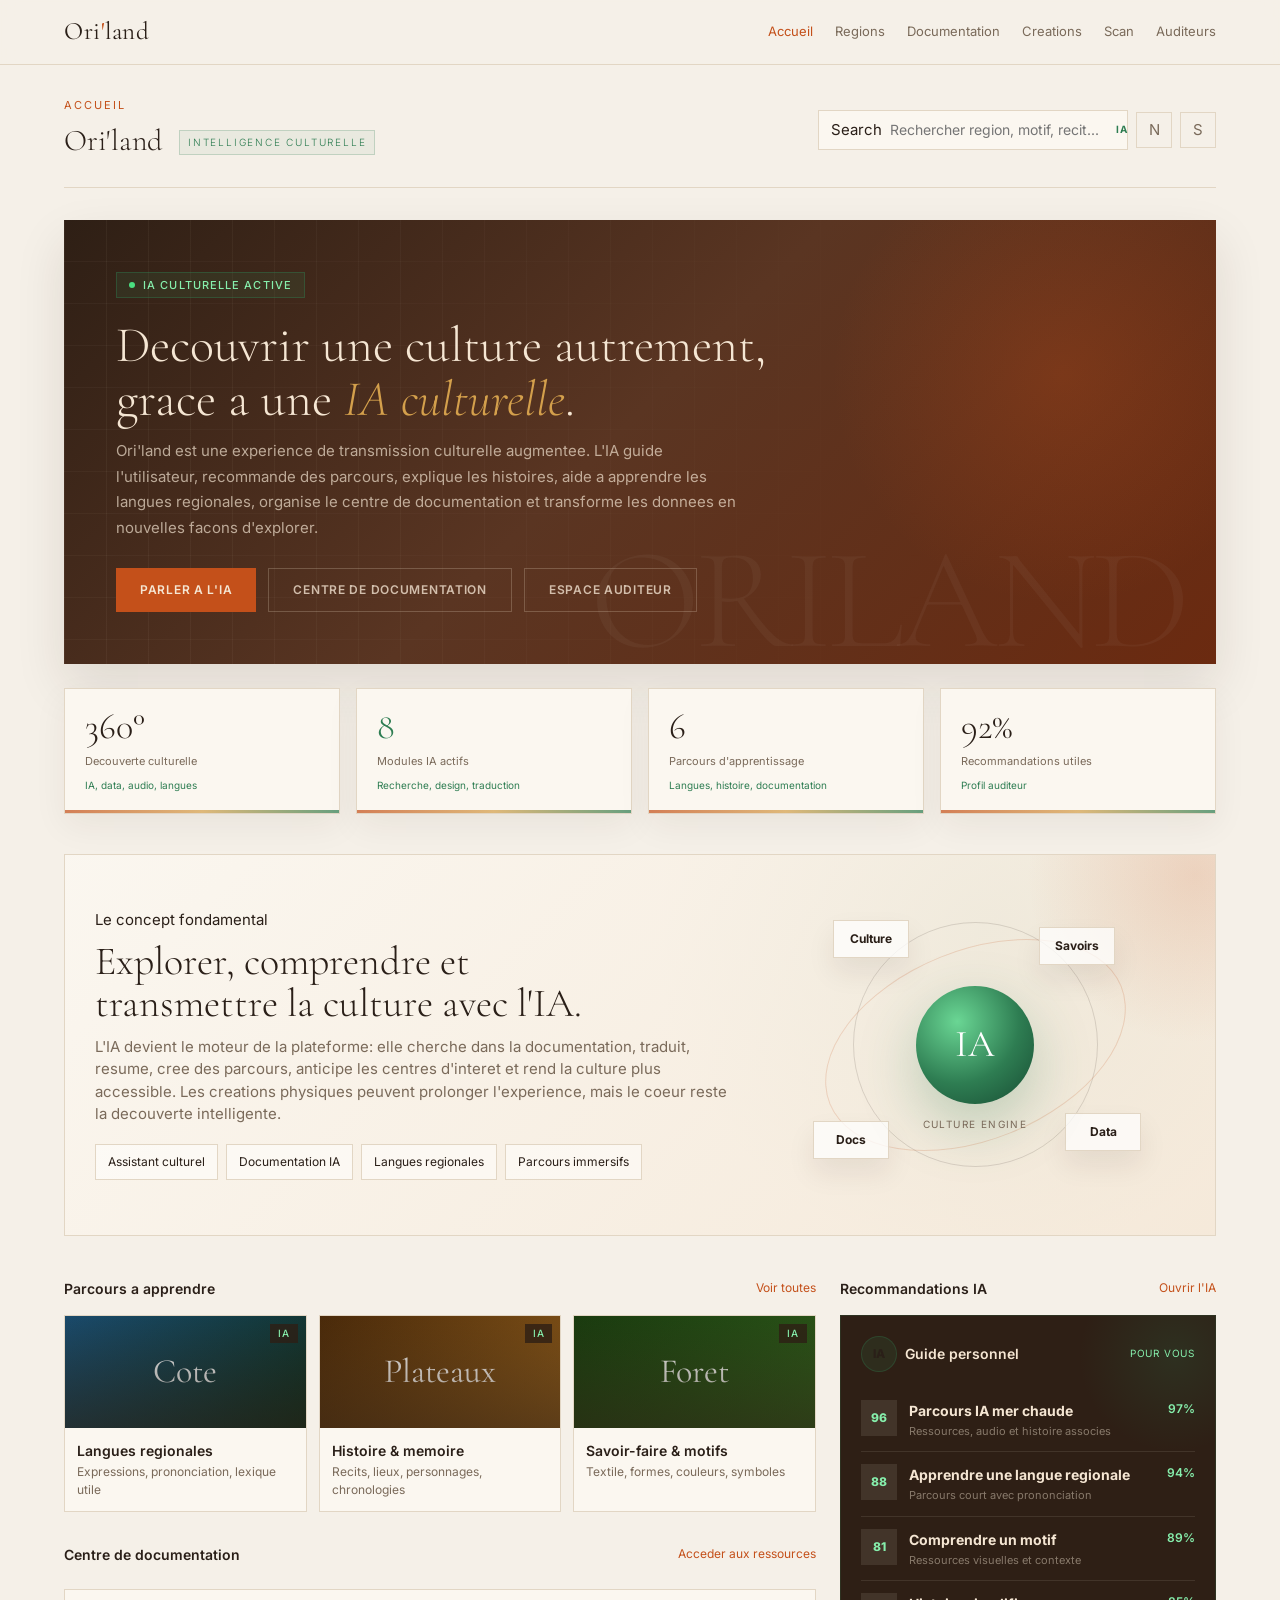
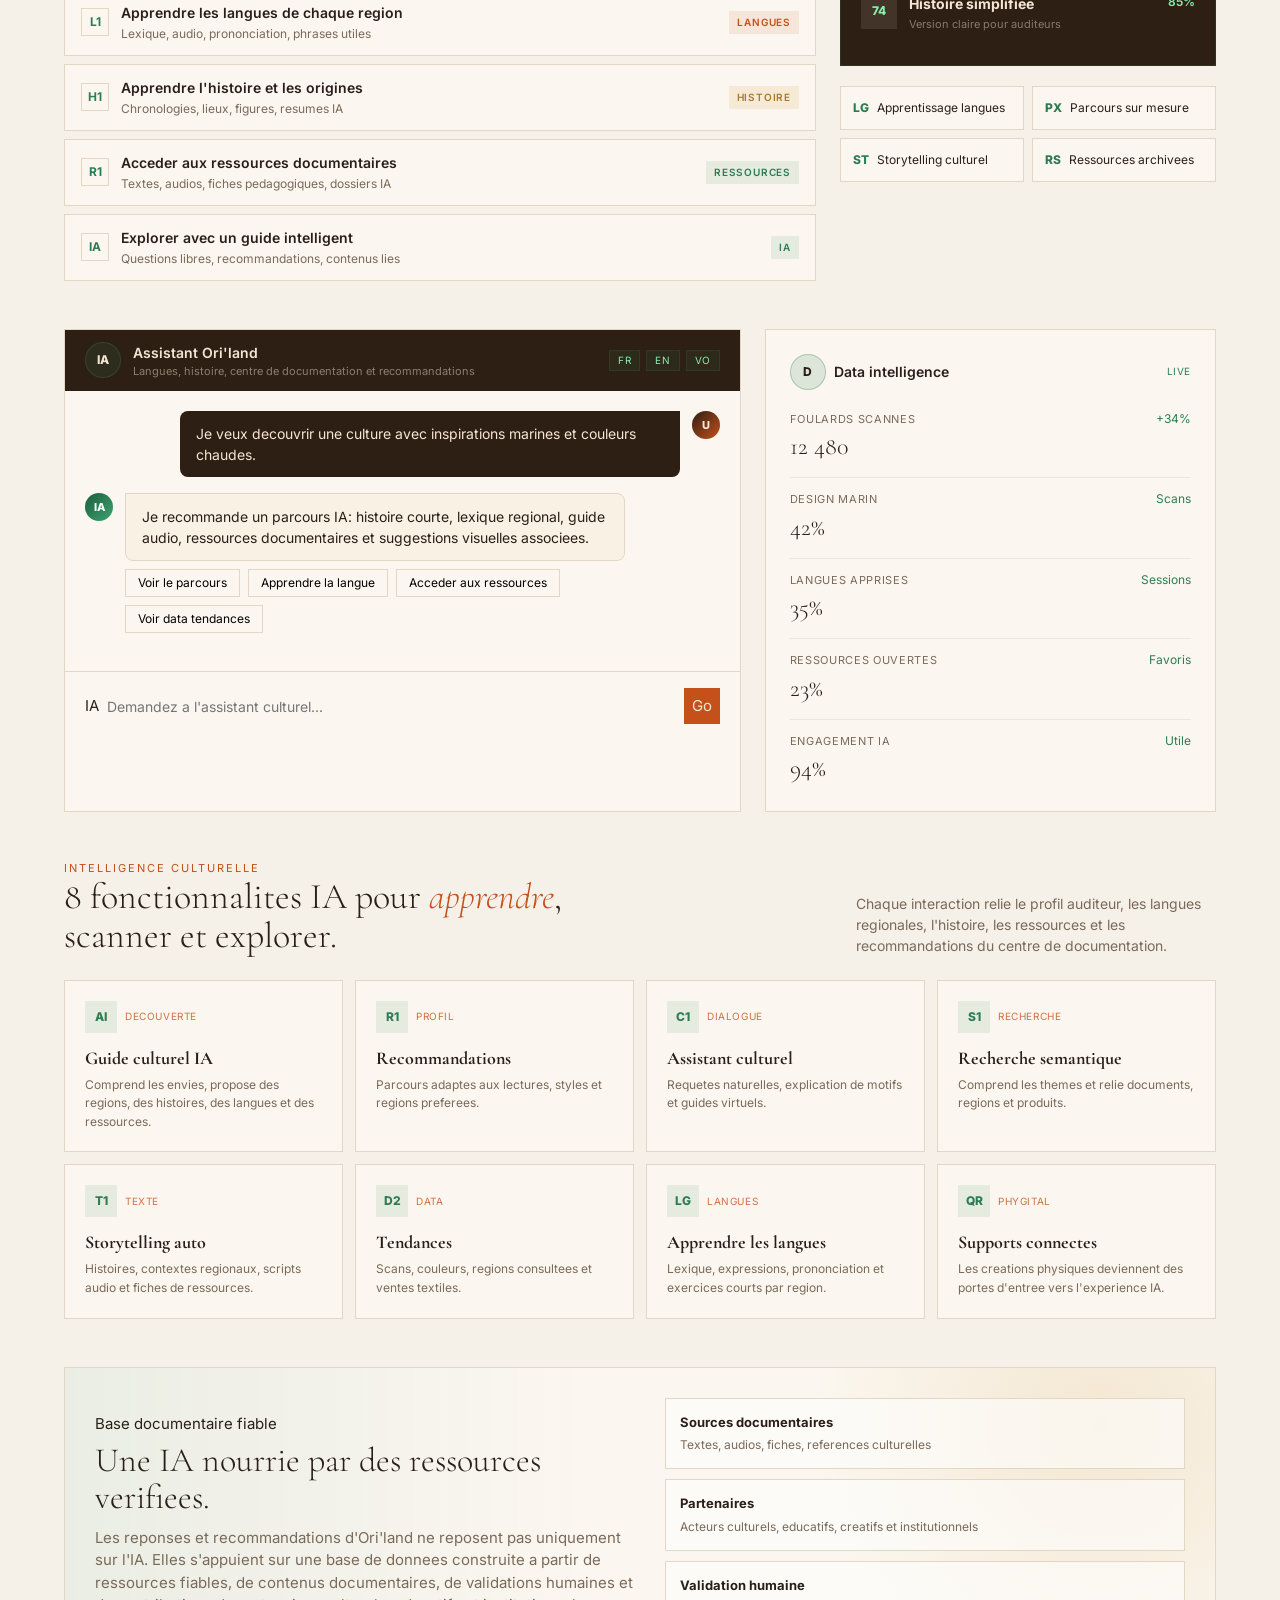
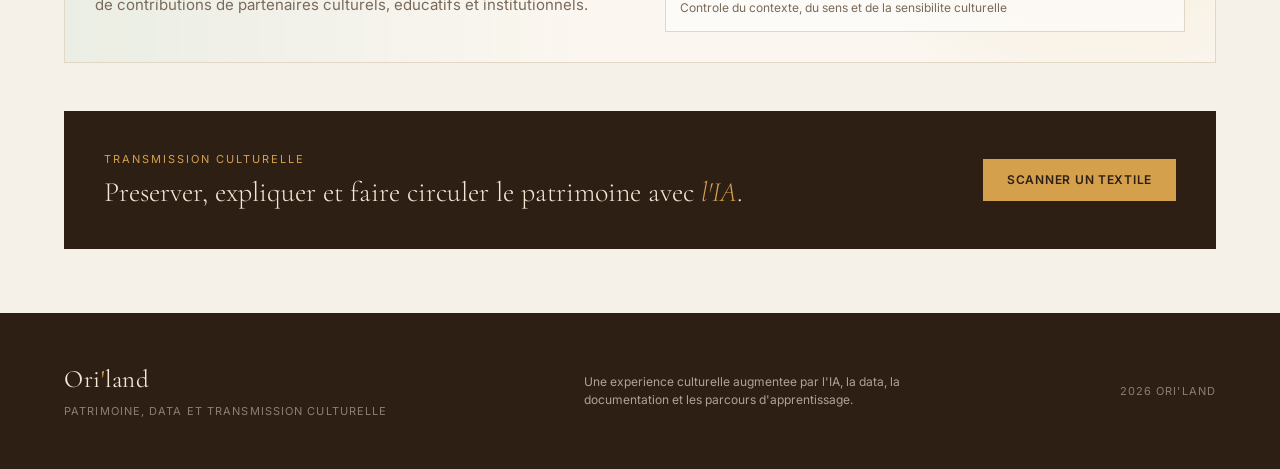
<file: index.html>
<!doctype html>
<html lang="fr">
<head>
<meta charset="utf-8" />
<meta name="viewport" content="width=device-width,initial-scale=1" />
<title>Ori'land - IA culturelle</title>
<meta name="description" content="Ori'land est une experience de decouverte culturelle augmentee par l'IA, la data, le centre de documentation et les parcours d'apprentissage." />
<link rel="preconnect" href="https://fonts.googleapis.com">
<link rel="preconnect" href="https://fonts.gstatic.com" crossorigin>
<link href="https://fonts.googleapis.com/css2?family=Cormorant+Garamond:wght@300;400;500&family=Inter:wght@400;500;600&display=swap" rel="stylesheet">
<link rel="stylesheet" href="styles.css" />
</head>
<body>

<main class="container">
  <div class="topbar">
    <div>
      <div class="kicker">Accueil</div>
      <h1>Ori'land <span class="origin-mark">Intelligence culturelle</span></h1>
    </div>
    <div class="top-actions">
      <div class="search">
        <span>Search</span>
        <input data-semantic-search placeholder="Rechercher region, motif, recit..." />
        <small class="ai-mark">IA</small>
      </div>
      <button class="icon-btn" onclick="showToast('Notifications IA ouvertes')">N</button>
      <button class="icon-btn" onclick="showToast('Mode clair actif')">S</button>
    </div>
  </div>

  <section class="hero">
    <div class="glow"></div>
    <span class="watermark">ORILAND</span>
    <div class="hero-inner">
      <div class="badge"><span class="dot"></span> IA culturelle active</div>
      <h2>Decouvrir une culture autrement, grace a une <em>IA culturelle</em>.</h2>
      <p>Ori'land est une experience de transmission culturelle augmentee. L'IA guide l'utilisateur, recommande des parcours, explique les histoires, aide a apprendre les langues regionales, organise le centre de documentation et transforme les donnees en nouvelles facons d'explorer.</p>
      <div class="hero-actions">
        <a class="btn btn-primary" href="#assistant">Parler a l'IA</a>
        <a class="btn btn-ghost" href="bibliotheque.html">Centre de documentation</a>
        <a class="btn btn-ghost" href="auditeurs.html">Espace auditeur</a>
      </div>
    </div>
  </section>

  <section class="stats elevated">
    <div class="stat"><span class="n">360°</span><span class="l">Decouverte culturelle</span><div class="d">IA, data, audio, langues</div></div>
    <div class="stat"><span class="n ai">8</span><span class="l">Modules IA actifs</span><div class="d">Recherche, design, traduction</div></div>
    <div class="stat"><span class="n">6</span><span class="l">Parcours d'apprentissage</span><div class="d">Langues, histoire, documentation</div></div>
    <div class="stat"><span class="n">92%</span><span class="l">Recommandations utiles</span><div class="d">Profil auditeur</div></div>
  </section>

  <section class="experience-showcase">
    <div class="showcase-copy">
      <div class="kicker">Le concept fondamental</div>
      <h3>Explorer, comprendre et transmettre la culture avec l'IA.</h3>
      <p>L'IA devient le moteur de la plateforme: elle cherche dans la documentation, traduit, resume, cree des parcours, anticipe les centres d'interet et rend la culture plus accessible. Les creations physiques peuvent prolonger l'experience, mais le coeur reste la decouverte intelligente.</p>
      <div class="design-tabs">
        <span>Assistant culturel</span>
        <span>Documentation IA</span>
        <span>Langues regionales</span>
        <span>Parcours immersifs</span>
      </div>
    </div>
    <div class="ai-orbit" aria-label="Schema IA Ori'land">
      <div class="orbit-core">IA</div>
      <span class="orbit-node node-a">Culture</span>
      <span class="orbit-node node-b">Savoirs</span>
      <span class="orbit-node node-c">Data</span>
      <span class="orbit-node node-d">Docs</span>
      <span class="orbit-ring ring-one"></span>
      <span class="orbit-ring ring-two"></span>
    </div>
  </section>

  <section class="grid-3">
    <div>
      <div class="section-title"><h3>Parcours a apprendre</h3><a href="regions.html">Voir toutes</a></div>
      <div class="regions">
        <a class="region" href="regions.html">
          <div class="cover" style="background:linear-gradient(135deg,#1A4A6B,#0F2E1C)"><span class="tag">IA</span>Cote</div>
          <div class="info"><h4>Langues regionales</h4><p>Expressions, prononciation, lexique utile</p></div>
        </a>
        <a class="region" href="regions.html">
          <div class="cover" style="background:linear-gradient(135deg,#4A2A0A,#8B5A1A)"><span class="tag">IA</span>Plateaux</div>
          <div class="info"><h4>Histoire & memoire</h4><p>Recits, lieux, personnages, chronologies</p></div>
        </a>
        <a class="region" href="regions.html">
          <div class="cover" style="background:linear-gradient(135deg,#1A3B0F,#2E5A1A)"><span class="tag">IA</span>Foret</div>
          <div class="info"><h4>Savoir-faire & motifs</h4><p>Textile, formes, couleurs, symboles</p></div>
        </a>
      </div>

      <div class="section-title" style="margin-top:32px"><h3>Centre de documentation</h3><a href="bibliotheque.html">Acceder aux ressources</a></div>
      <div class="docs">
        <a class="doc" href="bibliotheque.html"><div class="icon">L1</div><div class="body"><h5>Apprendre les langues de chaque region</h5><div class="meta">Lexique, audio, prononciation, phrases utiles</div></div><span class="chip clay">Langues</span></a>
        <a class="doc" href="bibliotheque.html"><div class="icon">H1</div><div class="body"><h5>Apprendre l'histoire et les origines</h5><div class="meta">Chronologies, lieux, figures, resumes IA</div></div><span class="chip ochre">Histoire</span></a>
        <a class="doc" href="bibliotheque.html"><div class="icon">R1</div><div class="body"><h5>Acceder aux ressources documentaires</h5><div class="meta">Textes, audios, fiches pedagogiques, dossiers IA</div></div><span class="chip emerald">Ressources</span></a>
        <a class="doc" href="bibliotheque.html"><div class="icon">IA</div><div class="body"><h5>Explorer avec un guide intelligent</h5><div class="meta">Questions libres, recommandations, contenus lies</div></div><span class="chip emerald">IA</span></a>
      </div>
    </div>

    <aside>
      <div class="section-title"><h3>Recommandations IA</h3><a href="#assistant">Ouvrir l'IA</a></div>
      <div class="ai-panel">
        <div class="glow"></div>
        <div class="ai-head"><div class="avatar">IA</div><h4>Guide personnel</h4><small>Pour vous</small></div>
        <div class="reco"><div class="em">96</div><div class="b"><h5>Parcours IA mer chaude</h5><p>Ressources, audio et histoire associes</p></div><div class="score">97%</div></div>
        <div class="reco"><div class="em">88</div><div class="b"><h5>Apprendre une langue regionale</h5><p>Parcours court avec prononciation</p></div><div class="score">94%</div></div>
        <div class="reco"><div class="em">81</div><div class="b"><h5>Comprendre un motif</h5><p>Ressources visuelles et contexte</p></div><div class="score">89%</div></div>
        <div class="reco"><div class="em">74</div><div class="b"><h5>Histoire simplifiee</h5><p>Version claire pour auditeurs</p></div><div class="score">85%</div></div>
      </div>
      <div class="mini-caps">
        <div class="mini-cap"><span class="ico">LG</span> Apprentissage langues</div>
        <div class="mini-cap"><span class="ico">PX</span> Parcours sur mesure</div>
        <div class="mini-cap"><span class="ico">ST</span> Storytelling culturel</div>
        <div class="mini-cap"><span class="ico">RS</span> Ressources archivees</div>
      </div>
    </aside>
  </section>

  <section id="assistant" class="chat-grid">
    <div class="chat">
      <div class="chat-head">
        <div class="avatar">IA</div>
        <div><h4>Assistant Ori'land</h4><p>Langues, histoire, centre de documentation et recommandations</p></div>
        <div class="lang"><span>FR</span><span>EN</span><span>VO</span></div>
      </div>
      <div class="chat-body" id="chat-body">
        <div class="msg user"><div class="av">U</div><div class="bubble">Je veux decouvrir une culture avec inspirations marines et couleurs chaudes.</div></div>
        <div class="msg bot">
          <div class="av">IA</div>
          <div>
            <div class="bubble">Je recommande un parcours IA: histoire courte, lexique regional, guide audio, ressources documentaires et suggestions visuelles associees.</div>
            <div class="suggest">
              <button>Voir le parcours</button>
              <button>Apprendre la langue</button>
              <button>Acceder aux ressources</button>
              <button>Voir data tendances</button>
            </div>
          </div>
        </div>
      </div>
      <div class="chat-foot">
        <span>IA</span><input id="chat-input" placeholder="Demandez a l'assistant culturel..." />
        <button class="send">Go</button>
      </div>
    </div>

    <div class="data">
      <div class="data-head"><div class="avatar">D</div><h4>Data intelligence</h4><small>Live</small></div>
      <div class="metric"><div><div class="k">Foulards scannes</div><div class="v">12 480</div></div><div class="d">+34%</div></div>
      <div class="metric"><div><div class="k">Design marin</div><div class="v">42%</div></div><div class="d">Scans</div></div>
      <div class="metric"><div><div class="k">Langues apprises</div><div class="v">35%</div></div><div class="d">Sessions</div></div>
      <div class="metric"><div><div class="k">Ressources ouvertes</div><div class="v">23%</div></div><div class="d">Favoris</div></div>
      <div class="metric"><div><div class="k">Engagement IA</div><div class="v">94%</div></div><div class="d">Utile</div></div>
    </div>
  </section>

  <section>
    <div class="caps-head">
      <div>
        <div class="k">Intelligence culturelle</div>
        <h3>8 fonctionnalites IA pour <em>apprendre</em>, scanner et explorer.</h3>
      </div>
      <p>Chaque interaction relie le profil auditeur, les langues regionales, l'histoire, les ressources et les recommandations du centre de documentation.</p>
    </div>
    <div class="caps">
      <article class="cap"><div class="cap-head"><div class="cap-ico">AI</div><small>Decouverte</small></div><h4>Guide culturel IA</h4><p>Comprend les envies, propose des regions, des histoires, des langues et des ressources.</p></article>
      <article class="cap"><div class="cap-head"><div class="cap-ico">R1</div><small>Profil</small></div><h4>Recommandations</h4><p>Parcours adaptes aux lectures, styles et regions preferees.</p></article>
      <article class="cap"><div class="cap-head"><div class="cap-ico">C1</div><small>Dialogue</small></div><h4>Assistant culturel</h4><p>Requetes naturelles, explication de motifs et guides virtuels.</p></article>
      <article class="cap"><div class="cap-head"><div class="cap-ico">S1</div><small>Recherche</small></div><h4>Recherche semantique</h4><p>Comprend les themes et relie documents, regions et produits.</p></article>
      <article class="cap"><div class="cap-head"><div class="cap-ico">T1</div><small>Texte</small></div><h4>Storytelling auto</h4><p>Histoires, contextes regionaux, scripts audio et fiches de ressources.</p></article>
      <article class="cap"><div class="cap-head"><div class="cap-ico">D2</div><small>Data</small></div><h4>Tendances</h4><p>Scans, couleurs, regions consultees et ventes textiles.</p></article>
      <article class="cap"><div class="cap-head"><div class="cap-ico">LG</div><small>Langues</small></div><h4>Apprendre les langues</h4><p>Lexique, expressions, prononciation et exercices courts par region.</p></article>
      <article class="cap"><div class="cap-head"><div class="cap-ico">QR</div><small>Phygital</small></div><h4>Supports connectes</h4><p>Les creations physiques deviennent des portes d'entree vers l'experience IA.</p></article>
    </div>
  </section>

  <section class="trust-band">
    <div>
      <div class="kicker">Base documentaire fiable</div>
      <h3>Une IA nourrie par des ressources verifiees.</h3>
      <p>Les reponses et recommandations d'Ori'land ne reposent pas uniquement sur l'IA. Elles s'appuient sur une base de donnees construite a partir de ressources fiables, de contenus documentaires, de validations humaines et de contributions de partenaires culturels, educatifs et institutionnels.</p>
    </div>
    <div class="trust-grid">
      <div><strong>Sources documentaires</strong><span>Textes, audios, fiches, references culturelles</span></div>
      <div><strong>Partenaires</strong><span>Acteurs culturels, educatifs, creatifs et institutionnels</span></div>
      <div><strong>Validation humaine</strong><span>Controle du contexte, du sens et de la sensibilite culturelle</span></div>
    </div>
  </section>

  <section class="cta">
    <div>
      <div class="k">Transmission culturelle</div>
      <h3>Preserver, expliquer et faire circuler le patrimoine avec <em>l'IA</em>.</h3>
    </div>
    <a class="btn btn-ochre" href="scan.html">Scanner un textile</a>
  </section>
</main>

<script src="partials.js"></script>
</body>
</html>
</file>
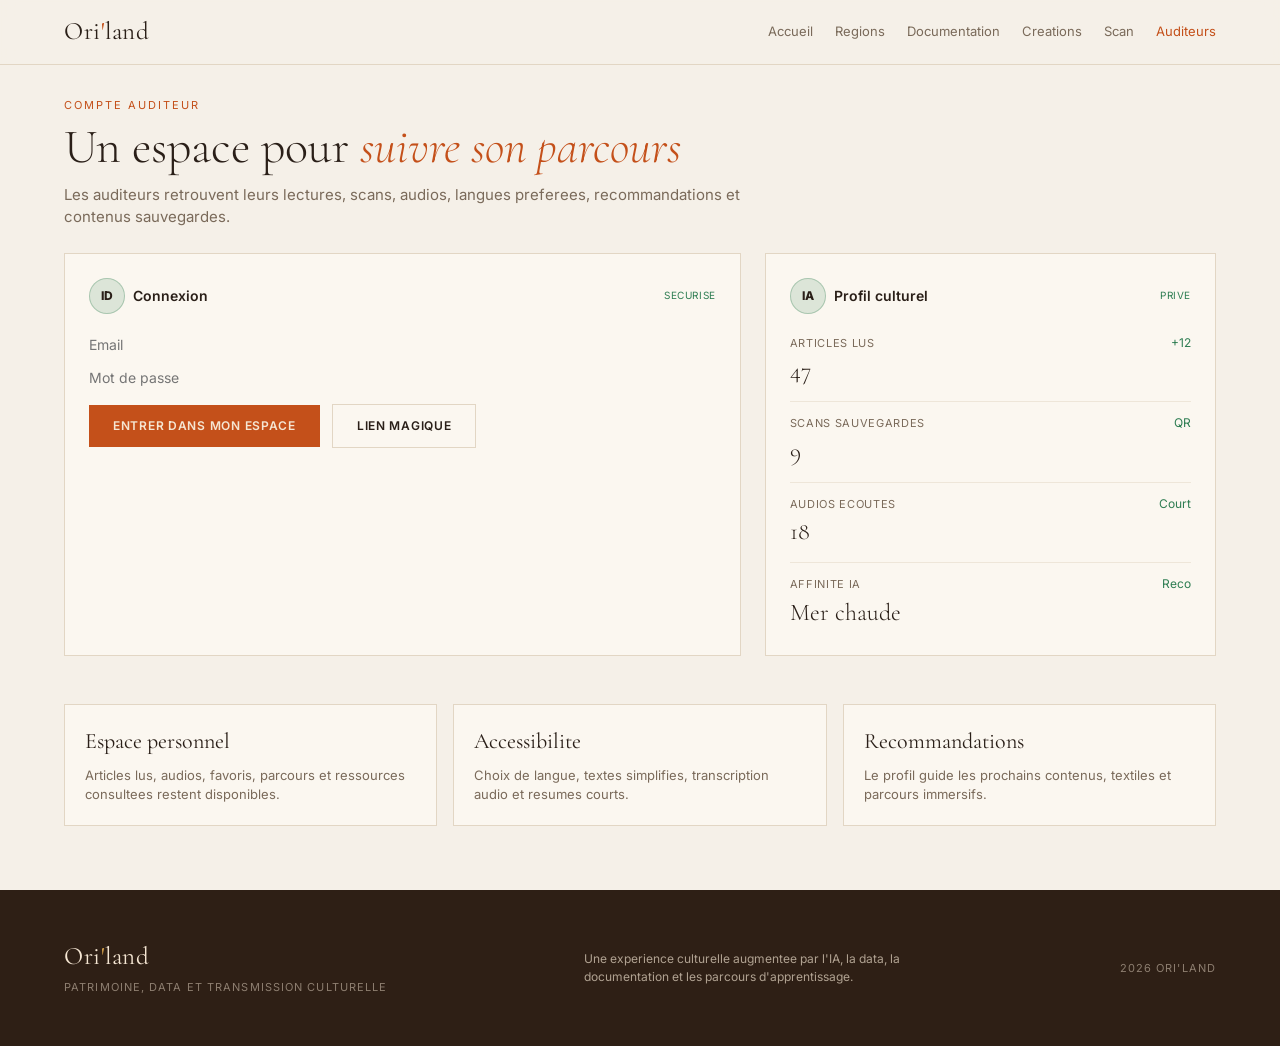
<file: auditeurs.html>
<!doctype html>
<html lang="fr">
<head>
<meta charset="utf-8" />
<meta name="viewport" content="width=device-width,initial-scale=1" />
<title>Espace auditeur - Ori'land</title>
<meta name="description" content="Connexion auditeur Ori'land: favoris, parcours IA, langues, scans et profil culturel." />
<link href="https://fonts.googleapis.com/css2?family=Cormorant+Garamond:wght@300;400;500&family=Inter:wght@400;500;600&display=swap" rel="stylesheet">
<link rel="stylesheet" href="styles.css" />
</head>
<body>
<main class="container">
  <div class="page-intro">
    <div class="k">Compte auditeur</div>
    <h1>Un espace pour <em>suivre son parcours</em></h1>
    <p>Les auditeurs retrouvent leurs lectures, scans, audios, langues preferees, recommandations et contenus sauvegardes.</p>
  </div>

  <section class="chat-grid">
    <div class="data">
      <div class="data-head"><div class="avatar">ID</div><h4>Connexion</h4><small>Securise</small></div>
      <div class="chat-foot" style="border:0;padding:0 0 12px"><input placeholder="Email" type="email"></div>
      <div class="chat-foot" style="border:0;padding:0 0 16px"><input placeholder="Mot de passe" type="password"></div>
      <button class="btn btn-primary" onclick="showToast('Connexion auditeur simulee')">Entrer dans mon espace</button>
      <button class="btn btn-ghost" style="color:var(--fg);border-color:var(--border);margin-left:8px" onclick="showToast('Lien magique envoye')">Lien magique</button>
    </div>

    <div class="data">
      <div class="data-head"><div class="avatar">IA</div><h4>Profil culturel</h4><small>Prive</small></div>
      <div class="metric"><div><div class="k">Articles lus</div><div class="v">47</div></div><div class="d">+12</div></div>
      <div class="metric"><div><div class="k">Scans sauvegardes</div><div class="v">9</div></div><div class="d">QR</div></div>
      <div class="metric"><div><div class="k">Audios ecoutes</div><div class="v">18</div></div><div class="d">Court</div></div>
      <div class="metric"><div><div class="k">Affinite IA</div><div class="v">Mer chaude</div></div><div class="d">Reco</div></div>
    </div>
  </section>

  <section class="feature-grid">
    <article class="feature-card"><h3>Espace personnel</h3><p>Articles lus, audios, favoris, parcours et ressources consultees restent disponibles.</p></article>
    <article class="feature-card"><h3>Accessibilite</h3><p>Choix de langue, textes simplifies, transcription audio et resumes courts.</p></article>
    <article class="feature-card"><h3>Recommandations</h3><p>Le profil guide les prochains contenus, textiles et parcours immersifs.</p></article>
  </section>
</main>
<script src="partials.js"></script>
</body>
</html>
</file>
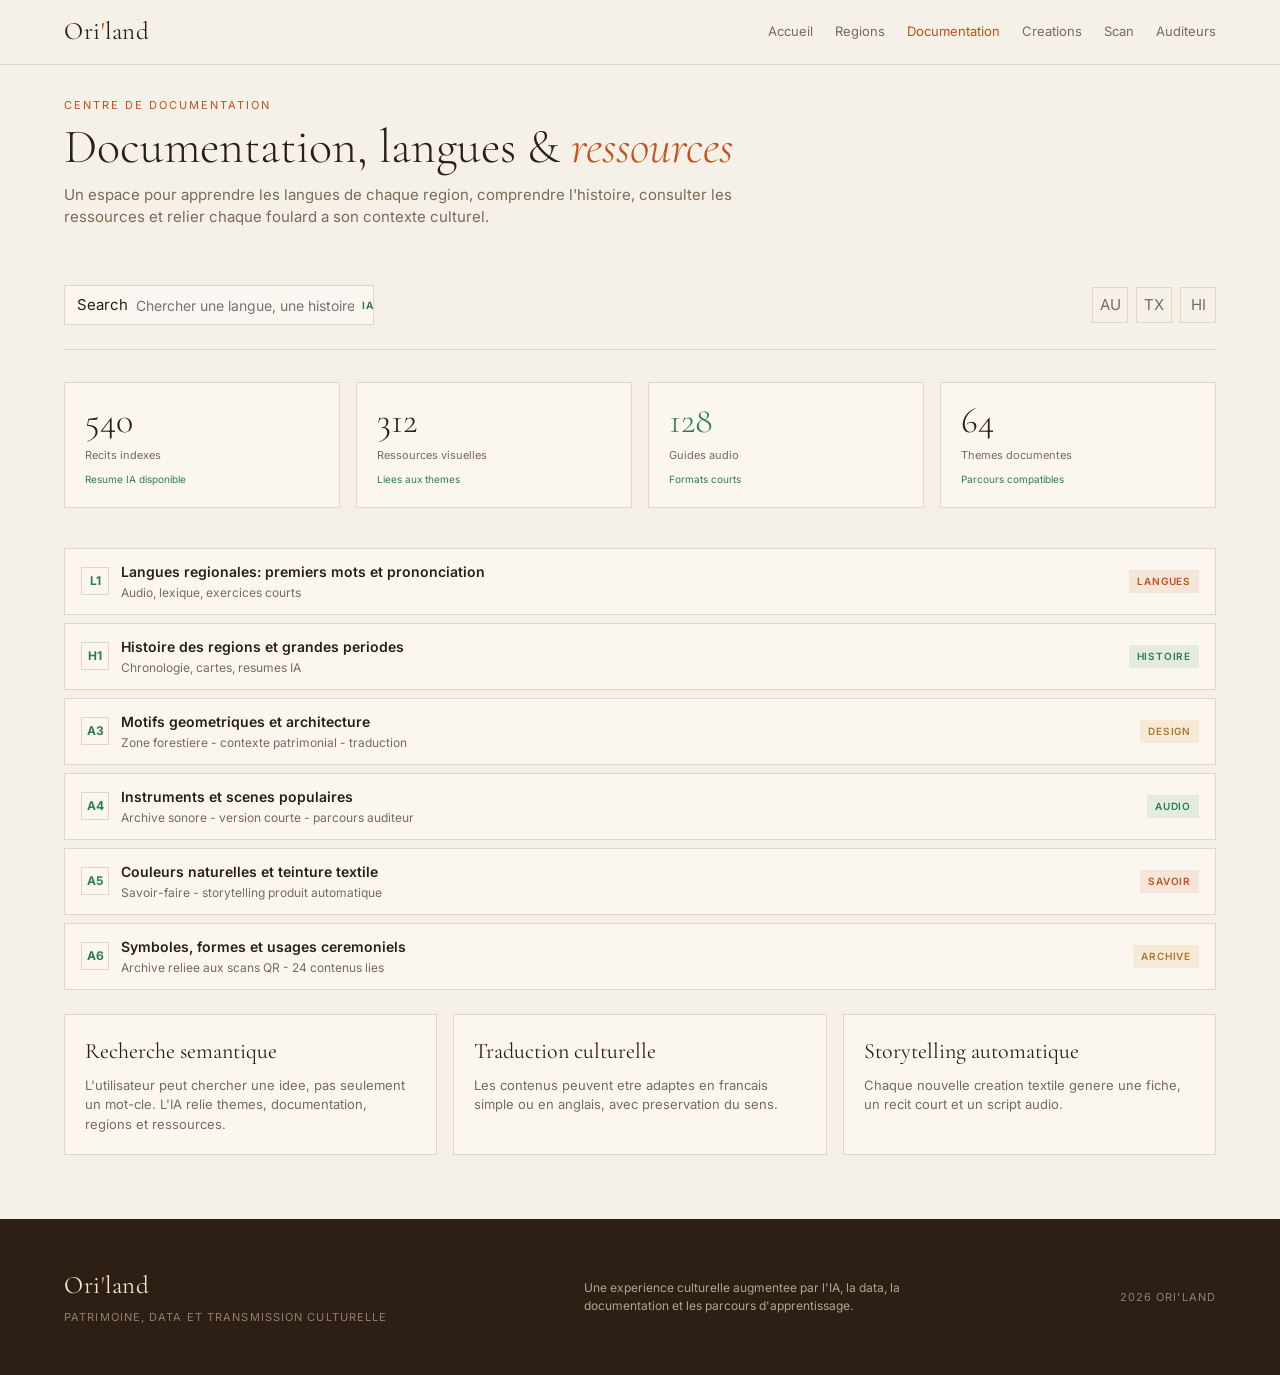
<file: bibliotheque.html>
<!doctype html>
<html lang="fr">
<head>
<meta charset="utf-8" />
<meta name="viewport" content="width=device-width,initial-scale=1" />
<title>Centre de documentation - Ori'land</title>
<meta name="description" content="Centre de documentation augmente par l'IA: recherche semantique, traduction, resumes et ressources d'apprentissage." />
<link href="https://fonts.googleapis.com/css2?family=Cormorant+Garamond:wght@300;400;500&family=Inter:wght@400;500;600&display=swap" rel="stylesheet">
<link rel="stylesheet" href="styles.css" />
</head>
<body>
<main class="container">
  <div class="page-intro">
    <div class="k">Centre de documentation</div>
    <h1>Documentation, langues & <em>ressources</em></h1>
    <p>Un espace pour apprendre les langues de chaque region, comprendre l'histoire, consulter les ressources et relier chaque foulard a son contexte culturel.</p>
  </div>

  <div class="topbar">
    <div class="search">
      <span>Search</span>
      <input data-semantic-search placeholder="Chercher une langue, une histoire, une ressource..." />
      <small class="ai-mark">IA</small>
    </div>
    <div class="top-actions">
      <button class="icon-btn" onclick="showToast('Filtre audio applique')">AU</button>
      <button class="icon-btn" onclick="showToast('Filtre textile applique')">TX</button>
      <button class="icon-btn" onclick="showToast('Filtre histoire applique')">HI</button>
    </div>
  </div>

  <div class="stats">
    <div class="stat"><span class="n">540</span><span class="l">Recits indexes</span><div class="d">Resume IA disponible</div></div>
    <div class="stat"><span class="n">312</span><span class="l">Ressources visuelles</span><div class="d">Liees aux themes</div></div>
    <div class="stat"><span class="n ai">128</span><span class="l">Guides audio</span><div class="d">Formats courts</div></div>
    <div class="stat"><span class="n">64</span><span class="l">Themes documentes</span><div class="d">Parcours compatibles</div></div>
  </div>

  <div class="docs">
    <a class="doc" href="#"><div class="icon">L1</div><div class="body"><h5>Langues regionales: premiers mots et prononciation</h5><div class="meta">Audio, lexique, exercices courts</div></div><span class="chip clay">Langues</span></a>
    <a class="doc" href="#"><div class="icon">H1</div><div class="body"><h5>Histoire des regions et grandes periodes</h5><div class="meta">Chronologie, cartes, resumes IA</div></div><span class="chip emerald">Histoire</span></a>
    <a class="doc" href="#"><div class="icon">A3</div><div class="body"><h5>Motifs geometriques et architecture</h5><div class="meta">Zone forestiere - contexte patrimonial - traduction</div></div><span class="chip ochre">Design</span></a>
    <a class="doc" href="#"><div class="icon">A4</div><div class="body"><h5>Instruments et scenes populaires</h5><div class="meta">Archive sonore - version courte - parcours auditeur</div></div><span class="chip emerald">Audio</span></a>
    <a class="doc" href="#"><div class="icon">A5</div><div class="body"><h5>Couleurs naturelles et teinture textile</h5><div class="meta">Savoir-faire - storytelling produit automatique</div></div><span class="chip clay">Savoir</span></a>
    <a class="doc" href="#"><div class="icon">A6</div><div class="body"><h5>Symboles, formes et usages ceremoniels</h5><div class="meta">Archive reliee aux scans QR - 24 contenus lies</div></div><span class="chip ochre">Archive</span></a>
  </div>

  <section class="feature-grid">
    <article class="feature-card"><h3>Recherche semantique</h3><p>L'utilisateur peut chercher une idee, pas seulement un mot-cle. L'IA relie themes, documentation, regions et ressources.</p></article>
    <article class="feature-card"><h3>Traduction culturelle</h3><p>Les contenus peuvent etre adaptes en francais simple ou en anglais, avec preservation du sens.</p></article>
    <article class="feature-card"><h3>Storytelling automatique</h3><p>Chaque nouvelle creation textile genere une fiche, un recit court et un script audio.</p></article>
  </section>
</main>
<script src="partials.js"></script>
</body>
</html>
</file>
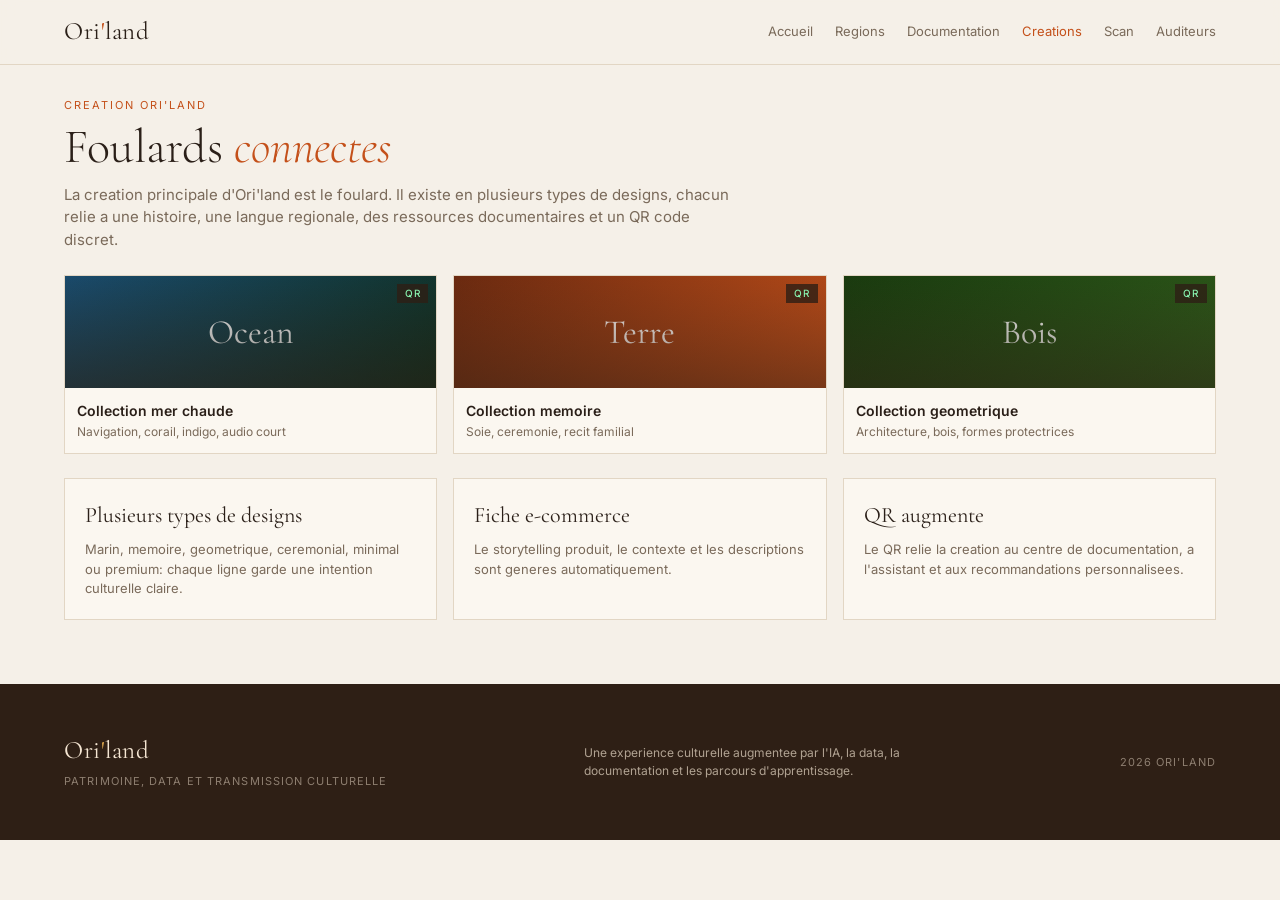
<file: foulards.html>
<!doctype html>
<html lang="fr">
<head>
<meta charset="utf-8" />
<meta name="viewport" content="width=device-width,initial-scale=1" />
<title>Textiles connectes - Ori'land</title>
<meta name="description" content="Creations porteurs de QR codes, reliees au centre de documentation, a l'IA et au storytelling culturel." />
<link href="https://fonts.googleapis.com/css2?family=Cormorant+Garamond:wght@300;400;500&family=Inter:wght@400;500;600&display=swap" rel="stylesheet">
<link rel="stylesheet" href="styles.css" />
</head>
<body>
<main class="container">
  <div class="page-intro">
    <div class="k">Creation Ori'land</div>
    <h1>Foulards <em>connectes</em></h1>
    <p>La creation principale d'Ori'land est le foulard. Il existe en plusieurs types de designs, chacun relie a une histoire, une langue regionale, des ressources documentaires et un QR code discret.</p>
  </div>

  <section class="regions" style="grid-template-columns:repeat(3,1fr);gap:16px">
    <a class="region" href="scan.html"><div class="cover" style="background:linear-gradient(135deg,#1A4A6B,#0F2E1C)"><span class="tag">QR</span>Ocean</div><div class="info"><h4>Collection mer chaude</h4><p>Navigation, corail, indigo, audio court</p></div></a>
    <a class="region" href="scan.html"><div class="cover" style="background:linear-gradient(135deg,#6B2A10,#C4501A)"><span class="tag">QR</span>Terre</div><div class="info"><h4>Collection memoire</h4><p>Soie, ceremonie, recit familial</p></div></a>
    <a class="region" href="scan.html"><div class="cover" style="background:linear-gradient(135deg,#1A3B0F,#2E5A1A)"><span class="tag">QR</span>Bois</div><div class="info"><h4>Collection geometrique</h4><p>Architecture, bois, formes protectrices</p></div></a>
  </section>

  <section class="feature-grid">
    <article class="feature-card"><h3>Plusieurs types de designs</h3><p>Marin, memoire, geometrique, ceremonial, minimal ou premium: chaque ligne garde une intention culturelle claire.</p></article>
    <article class="feature-card"><h3>Fiche e-commerce</h3><p>Le storytelling produit, le contexte et les descriptions sont generes automatiquement.</p></article>
    <article class="feature-card"><h3>QR augmente</h3><p>Le QR relie la creation au centre de documentation, a l'assistant et aux recommandations personnalisees.</p></article>
  </section>
</main>
<script src="partials.js"></script>
</body>
</html>
</file>
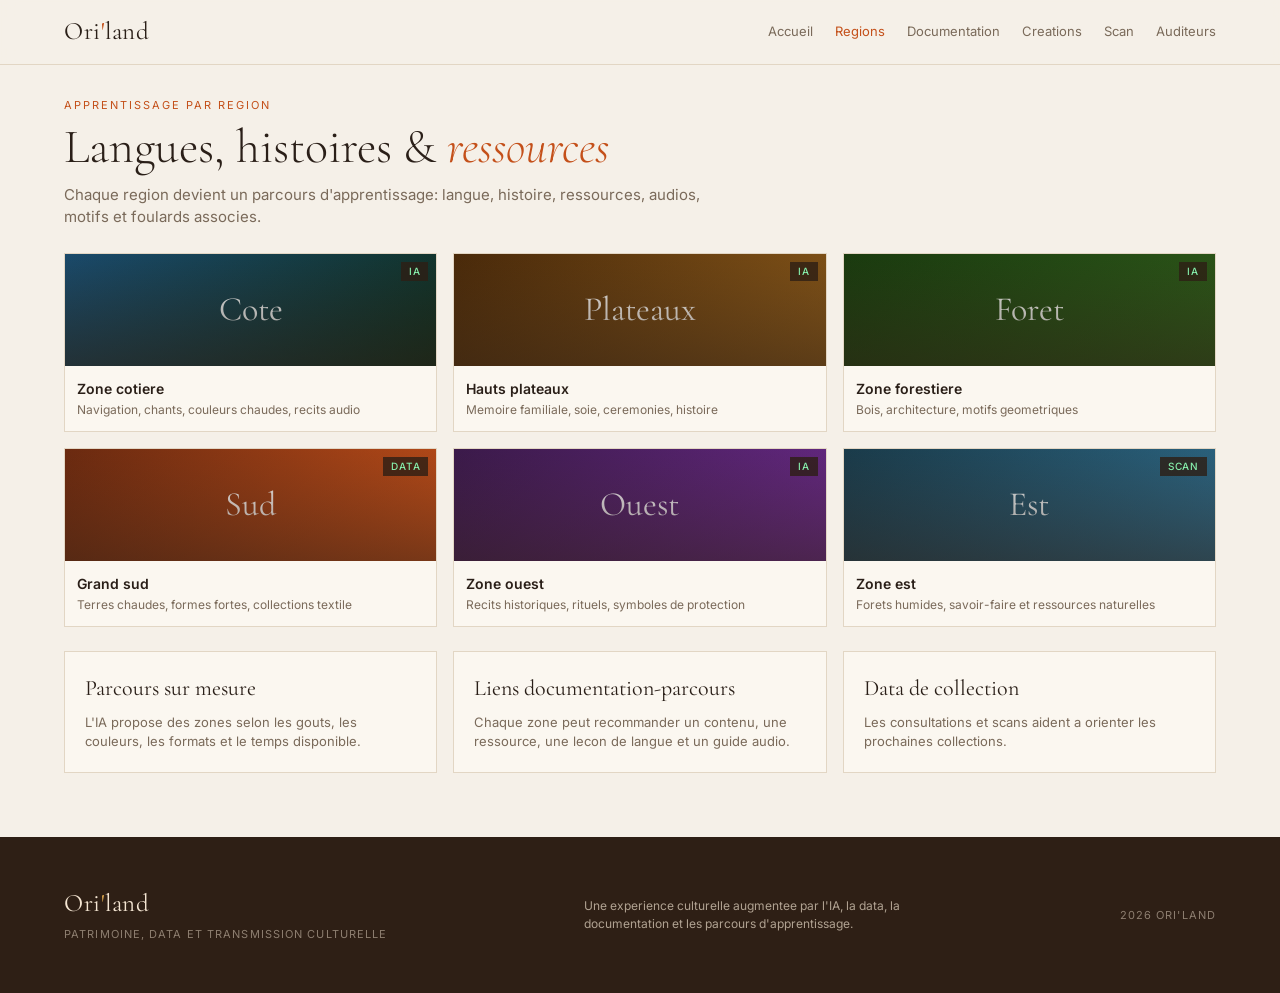
<file: regions.html>
<!doctype html>
<html lang="fr">
<head>
<meta charset="utf-8" />
<meta name="viewport" content="width=device-width,initial-scale=1" />
<title>Regions - Ori'land</title>
<meta name="description" content="Exploration culturelle par zones: recommandations IA, documentation et parcours connectes." />
<link href="https://fonts.googleapis.com/css2?family=Cormorant+Garamond:wght@300;400;500&family=Inter:wght@400;500;600&display=swap" rel="stylesheet">
<link rel="stylesheet" href="styles.css" />
</head>
<body>
<main class="container">
  <div class="page-intro">
    <div class="k">Apprentissage par region</div>
    <h1>Langues, histoires & <em>ressources</em></h1>
    <p>Chaque region devient un parcours d'apprentissage: langue, histoire, ressources, audios, motifs et foulards associes.</p>
  </div>

  <section class="regions" style="grid-template-columns:repeat(3,1fr);gap:16px">
    <a class="region" href="bibliotheque.html"><div class="cover" style="background:linear-gradient(135deg,#1A4A6B,#0F2E1C)"><span class="tag">IA</span>Cote</div><div class="info"><h4>Zone cotiere</h4><p>Navigation, chants, couleurs chaudes, recits audio</p></div></a>
    <a class="region" href="bibliotheque.html"><div class="cover" style="background:linear-gradient(135deg,#4A2A0A,#8B5A1A)"><span class="tag">IA</span>Plateaux</div><div class="info"><h4>Hauts plateaux</h4><p>Memoire familiale, soie, ceremonies, histoire</p></div></a>
    <a class="region" href="bibliotheque.html"><div class="cover" style="background:linear-gradient(135deg,#1A3B0F,#2E5A1A)"><span class="tag">IA</span>Foret</div><div class="info"><h4>Zone forestiere</h4><p>Bois, architecture, motifs geometriques</p></div></a>
    <a class="region" href="bibliotheque.html"><div class="cover" style="background:linear-gradient(135deg,#6B2A10,#C4501A)"><span class="tag">Data</span>Sud</div><div class="info"><h4>Grand sud</h4><p>Terres chaudes, formes fortes, collections textile</p></div></a>
    <a class="region" href="bibliotheque.html"><div class="cover" style="background:linear-gradient(135deg,#3B1A4A,#6B2A8B)"><span class="tag">IA</span>Ouest</div><div class="info"><h4>Zone ouest</h4><p>Recits historiques, rituels, symboles de protection</p></div></a>
    <a class="region" href="bibliotheque.html"><div class="cover" style="background:linear-gradient(135deg,#1A3B4A,#2E6B8A)"><span class="tag">Scan</span>Est</div><div class="info"><h4>Zone est</h4><p>Forets humides, savoir-faire et ressources naturelles</p></div></a>
  </section>

  <section class="feature-grid">
    <article class="feature-card"><h3>Parcours sur mesure</h3><p>L'IA propose des zones selon les gouts, les couleurs, les formats et le temps disponible.</p></article>
    <article class="feature-card"><h3>Liens documentation-parcours</h3><p>Chaque zone peut recommander un contenu, une ressource, une lecon de langue et un guide audio.</p></article>
    <article class="feature-card"><h3>Data de collection</h3><p>Les consultations et scans aident a orienter les prochaines collections.</p></article>
  </section>
</main>
<script src="partials.js"></script>
</body>
</html>
</file>
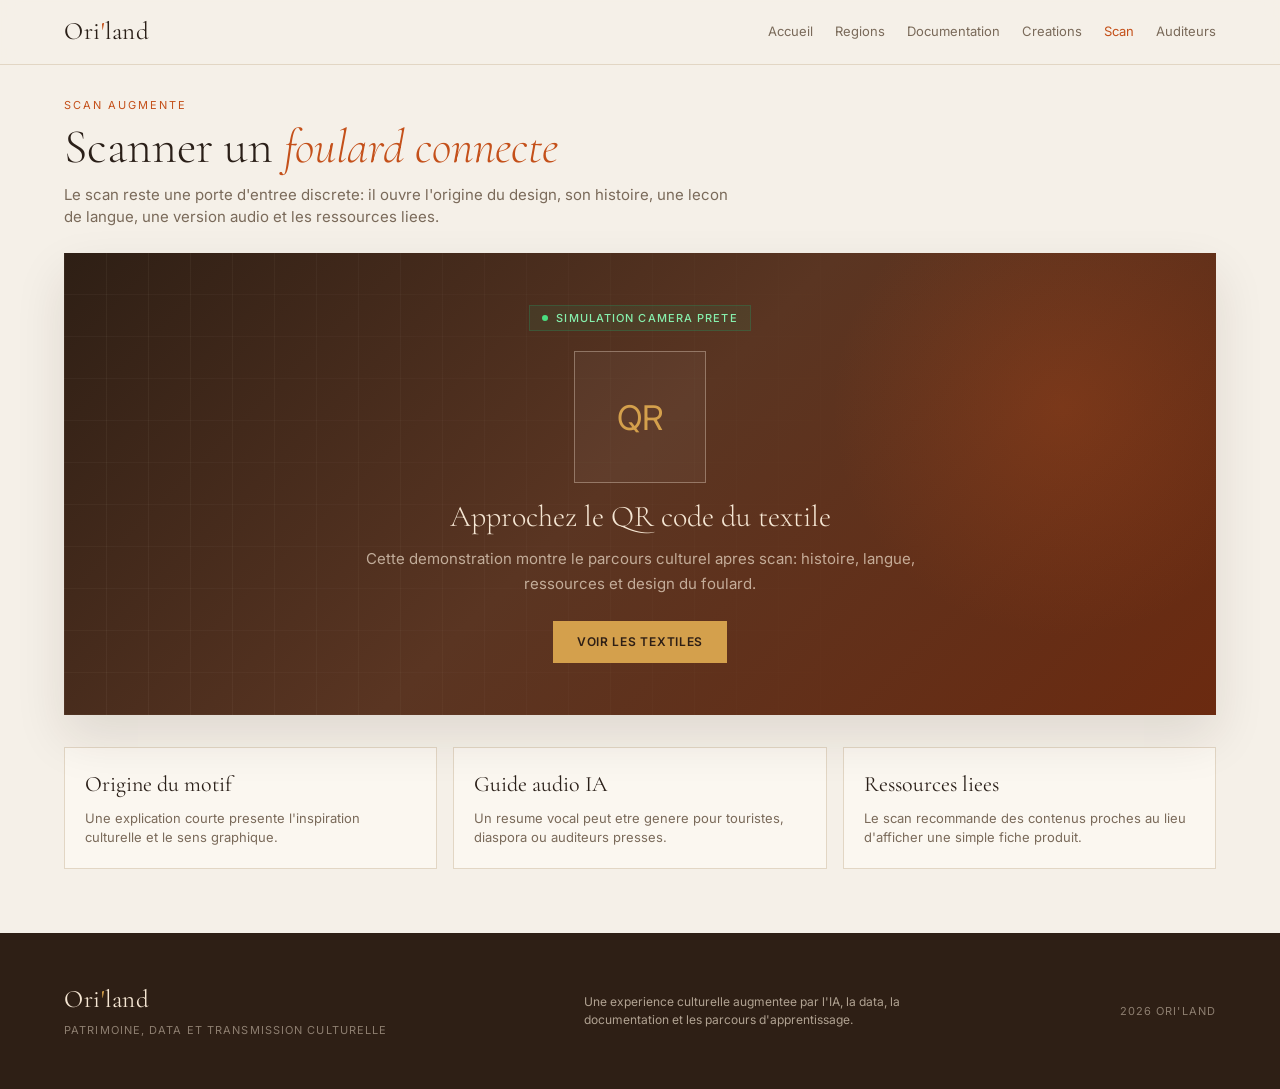
<file: scan.html>
<!doctype html>
<html lang="fr">
<head>
<meta charset="utf-8" />
<meta name="viewport" content="width=device-width,initial-scale=1" />
<title>Scan - Ori'land</title>
<meta name="description" content="Experience de scan QR Ori'land: motif, archive, audio, traduction et recommandations." />
<link href="https://fonts.googleapis.com/css2?family=Cormorant+Garamond:wght@300;400;500&family=Inter:wght@400;500;600&display=swap" rel="stylesheet">
<link rel="stylesheet" href="styles.css" />
</head>
<body>
<main class="container">
  <div class="page-intro">
    <div class="k">Scan augmente</div>
    <h1>Scanner un <em>foulard connecte</em></h1>
    <p>Le scan reste une porte d'entree discrete: il ouvre l'origine du design, son histoire, une lecon de langue, une version audio et les ressources liees.</p>
  </div>

  <section class="hero scan-stage">
    <div class="glow"></div>
    <div class="hero-inner">
      <div class="badge"><span class="dot"></span> Simulation camera prete</div>
      <div class="scan-symbol">QR</div>
      <h2 style="font-size:30px">Approchez le QR code du textile</h2>
      <p style="margin:12px auto 24px">Cette demonstration montre le parcours culturel apres scan: histoire, langue, ressources et design du foulard.</p>
      <a class="btn btn-ochre" href="foulards.html">Voir les textiles</a>
    </div>
  </section>

  <section class="feature-grid">
    <article class="feature-card"><h3>Origine du motif</h3><p>Une explication courte presente l'inspiration culturelle et le sens graphique.</p></article>
    <article class="feature-card"><h3>Guide audio IA</h3><p>Un resume vocal peut etre genere pour touristes, diaspora ou auditeurs presses.</p></article>
    <article class="feature-card"><h3>Ressources liees</h3><p>Le scan recommande des contenus proches au lieu d'afficher une simple fiche produit.</p></article>
  </section>
</main>
<script src="partials.js"></script>
</body>
</html>
</file>
<file: styles.css>
/* Ori'land - design system */
:root {
  --bg: #f5f0e8;
  --card: #fbf7f0;
  --bark: #2e1f15;
  --sand: #f5e6d3;
  --clay: #c4501a;
  --ochre: #d4a04c;
  --emerald: #2e7d52;
  --emerald-2: #3da372;
  --fg: #2a1f18;
  --muted: #7a6a5a;
  --border: #e2d6c4;
  --display: "Cormorant Garamond", "Times New Roman", serif;
  --body: "Inter", system-ui, sans-serif;
  --shadow: 0 22px 48px rgba(46, 31, 21, .11);
}

* { box-sizing: border-box; margin: 0; padding: 0; }
html, body {
  background: var(--bg);
  color: var(--fg);
  font-family: var(--body);
  font-size: 15px;
  line-height: 1.5;
  -webkit-font-smoothing: antialiased;
}
a { color: inherit; text-decoration: none; }
button, input, textarea, select { font: inherit; }
button { cursor: pointer; }
img { max-width: 100%; display: block; }
em { font-style: italic; color: var(--clay); }

.container { max-width: 1200px; margin: 0 auto; padding: 0 24px; }
.site-header { border-bottom: 1px solid var(--border); background: rgba(245,240,232,.92); backdrop-filter: blur(8px); position: sticky; top: 0; z-index: 50; }
.site-header .row, .site-footer .row { display: flex; align-items: center; justify-content: space-between; gap: 24px; }
.site-header .row { height: 64px; }
.brand { font-family: var(--display); font-size: 25px; letter-spacing: .02em; }
.brand b { color: var(--clay); font-weight: 500; }
.nav { display: flex; gap: 22px; font-size: 13px; }
.nav a { color: var(--muted); transition: color .15s; }
.nav a:hover, .nav a.active { color: var(--clay); }
.site-footer { background: var(--bark); color: var(--sand); padding: 48px 0; margin-top: 64px; }
.site-footer small { color: rgba(245,230,211,.48); font-size: 11px; letter-spacing: .1em; text-transform: uppercase; }
.footer-brand { color: var(--sand); }
.footer-brand b { color: var(--ochre); }
.footer-note { font-size: 12px; color: rgba(245,230,211,.66); max-width: 340px; }

.topbar { display: flex; align-items: center; justify-content: space-between; padding: 32px 0 24px; margin-bottom: 32px; border-bottom: 1px solid var(--border); flex-wrap: wrap; gap: 16px; }
.topbar .kicker, .page-intro .k, .caps-head .k, .cta .k { font-size: 11px; letter-spacing: .18em; text-transform: uppercase; color: var(--clay); }
.topbar h1 { font-family: var(--display); font-size: 30px; margin-top: 4px; font-weight: 300; }
.origin-mark {
  display: inline-flex;
  margin-left: 10px;
  transform: translateY(-4px);
  font-family: var(--body);
  font-size: 10px;
  letter-spacing: .18em;
  text-transform: uppercase;
  color: var(--emerald);
  border: 1px solid rgba(46,125,82,.22);
  padding: 4px 8px;
  background: rgba(46,125,82,.06);
}
.top-actions { display: flex; gap: 8px; align-items: center; }
.search { display: flex; align-items: center; gap: 8px; background: var(--card); border: 1px solid var(--border); padding: 8px 12px; width: 310px; }
.search input { border: 0; background: transparent; outline: none; flex: 1; font-size: 14px; color: var(--fg); }
.ai-mark { color: var(--emerald); font-size: 10px; font-weight: 700; letter-spacing: .08em; }
.icon-btn { width: 36px; height: 36px; border: 1px solid var(--border); background: transparent; display: inline-flex; align-items: center; justify-content: center; color: var(--muted); cursor: pointer; transition: .15s; }
.icon-btn:hover { color: var(--clay); border-color: var(--clay); }

.hero { position: relative; overflow: hidden; padding: 52px; margin-bottom: 32px; color: var(--sand); background: linear-gradient(135deg,#2e1f15 0%,#5a3522 48%,#6b2a10 100%); box-shadow: var(--shadow); isolation: isolate; }
.hero::before { content: ""; position: absolute; inset: 0; background: linear-gradient(90deg, rgba(245,230,211,.055) 1px, transparent 1px), linear-gradient(0deg, rgba(245,230,211,.04) 1px, transparent 1px); background-size: 42px 42px; mask-image: linear-gradient(90deg, #000, transparent 78%); pointer-events: none; }
.hero .watermark { position: absolute; right: 32px; bottom: -8px; font-family: var(--display); font-size: 144px; line-height: 1; color: rgba(255,255,255,.04); font-weight: 300; pointer-events: none; user-select: none; letter-spacing: -.04em; }
.hero .glow { position: absolute; right: -96px; top: -96px; width: 500px; height: 500px; border-radius: 50%; background: radial-gradient(circle,rgba(196,80,26,.25),transparent 65%); pointer-events: none; }
.hero-inner { position: relative; max-width: 680px; z-index: 1; }
.badge { display: inline-flex; align-items: center; gap: 8px; background: rgba(46,125,82,.15); border: 1px solid rgba(46,125,82,.4); color: #86efac; font-size: 11px; text-transform: uppercase; letter-spacing: .1em; padding: 4px 12px; margin-bottom: 20px; font-weight: 500; }
.dot { width: 6px; height: 6px; border-radius: 50%; background: #4ade80; animation: pulse 2s infinite; }
@keyframes pulse { 0%,100% { opacity: 1; } 50% { opacity: .4; } }
.hero h2 { font-family: var(--display); font-size: 50px; font-weight: 300; line-height: 1.08; margin-bottom: 12px; }
.hero h2 em { color: var(--ochre); font-style: italic; }
.hero p { color: rgba(245,230,211,.68); max-width: 620px; font-size: 15px; line-height: 1.7; }
.hero-actions { display: flex; gap: 12px; margin-top: 28px; flex-wrap: wrap; }
.btn { display: inline-flex; align-items: center; gap: 8px; padding: 12px 24px; font-size: 12px; font-weight: 600; text-transform: uppercase; letter-spacing: .06em; cursor: pointer; border: 0; transition: .15s; }
.btn-primary { background: var(--clay); color: var(--sand); }
.btn-primary:hover { background: #a8420f; }
.btn-ghost { background: transparent; border: 1px solid rgba(245,230,211,.22); color: rgba(245,230,211,.78); }
.btn-ghost:hover { border-color: rgba(245,230,211,.55); color: var(--sand); }
.btn-ochre { background: var(--ochre); color: var(--bark); }
.btn-ochre:hover { background: #bb8f3a; }

.stats { display: grid; grid-template-columns: repeat(4,1fr); gap: 16px; margin-bottom: 40px; }
.stats.elevated { margin-top: -8px; }
.stat { background: var(--card); border: 1px solid var(--border); padding: 20px; }
.elevated .stat { box-shadow: 0 12px 32px rgba(46,31,21,.06); position: relative; overflow: hidden; }
.elevated .stat::after { content: ""; position: absolute; left: 0; right: 0; bottom: 0; height: 3px; background: linear-gradient(90deg, var(--clay), var(--ochre), var(--emerald)); opacity: .72; }
.stat .n { font-family: var(--display); font-size: 36px; font-weight: 300; line-height: 1; }
.stat .n.ai { color: var(--emerald); }
.stat .l { display: block; font-size: 11px; color: var(--muted); margin-top: 8px; }
.stat .d { font-size: 10px; color: var(--emerald); margin-top: 8px; }

.grid-3 { display: grid; grid-template-columns: 2fr 1fr; gap: 24px; margin-bottom: 48px; }
.section-title { display: flex; justify-content: space-between; align-items: center; margin-bottom: 16px; }
.section-title h3 { font-size: 14px; font-weight: 600; }
.section-title a { font-size: 12px; color: var(--clay); }
.section-title a:hover { text-decoration: underline; }

.regions { display: grid; grid-template-columns: repeat(3,1fr); gap: 12px; }
.region { background: var(--card); border: 1px solid var(--border); overflow: hidden; transition: .2s; display: block; color: inherit; }
.region:hover { transform: translateY(-2px); box-shadow: 0 10px 30px -10px rgba(0,0,0,.15); }
.region .cover { height: 112px; display: flex; align-items: center; justify-content: center; font-size: 34px; position: relative; color: rgba(255,255,255,.9); font-family: var(--display); }
.region .cover::after { content: ""; position: absolute; inset: 0; background: linear-gradient(to top,rgba(46,31,21,.5),transparent); }
.region .tag { position: absolute; top: 8px; right: 8px; background: rgba(46,31,21,.8); color: #86efac; font-size: 10px; text-transform: uppercase; letter-spacing: .08em; padding: 2px 8px; z-index: 1; font-weight: 500; font-family: var(--body); }
.region .info { padding: 12px; }
.region h4 { font-size: 14px; font-weight: 600; }
.region p { font-size: 12px; color: var(--muted); margin-top: 2px; }

.docs { display: flex; flex-direction: column; gap: 8px; margin-top: 24px; }
.doc { display: flex; align-items: center; gap: 12px; padding: 12px 16px; background: var(--card); border: 1px solid var(--border); transition: .15s; color: inherit; }
.doc:hover { border-color: var(--clay); }
.doc .icon { width: 28px; height: 28px; border: 1px solid var(--border); display: grid; place-items: center; color: var(--emerald); font-size: 12px; font-weight: 700; }
.doc .body { flex: 1; min-width: 0; }
.doc h5 { font-size: 14px; font-weight: 600; }
.doc .meta { font-size: 12px; color: var(--muted); margin-top: 2px; }
.chip { font-size: 10px; text-transform: uppercase; letter-spacing: .08em; padding: 4px 8px; font-weight: 600; white-space: nowrap; }
.chip.clay { background: rgba(196,80,26,.1); color: var(--clay); }
.chip.emerald { background: rgba(46,125,82,.1); color: var(--emerald); }
.chip.ochre { background: rgba(212,160,76,.15); color: #a8782e; }

.ai-panel { background: var(--bark); border: 1px solid rgba(46,125,82,.2); padding: 20px; position: relative; overflow: hidden; }
.ai-panel .glow { position: absolute; top: -64px; right: -64px; width: 208px; height: 208px; border-radius: 50%; background: radial-gradient(circle,rgba(46,125,82,.18),transparent 65%); }
.ai-head { display: flex; align-items: center; gap: 8px; margin-bottom: 16px; position: relative; }
.ai-head h4 { color: var(--sand); font-size: 14px; font-weight: 600; flex: 1; }
.ai-head small { color: #86efac; font-size: 10px; text-transform: uppercase; letter-spacing: .08em; }
.reco { display: flex; gap: 12px; align-items: flex-start; padding: 12px 0; border-bottom: 1px solid rgba(245,230,211,.1); cursor: pointer; position: relative; }
.reco:last-child { border: 0; }
.reco:hover { background: rgba(245,230,211,.05); }
.reco .em { width: 36px; height: 36px; background: rgba(245,230,211,.1); display: flex; align-items: center; justify-content: center; font-size: 12px; color: #86efac; font-weight: 800; }
.reco .b { flex: 1; min-width: 0; }
.reco h5 { color: var(--sand); font-size: 14px; }
.reco p { color: rgba(245,230,211,.45); font-size: 11px; margin-top: 2px; }
.reco .score { color: #86efac; font-size: 12px; font-weight: 600; }
.mini-caps { margin-top: 20px; display: grid; grid-template-columns: 1fr 1fr; gap: 8px; }
.mini-cap { background: var(--card); border: 1px solid var(--border); padding: 12px; display: flex; align-items: center; gap: 8px; font-size: 12px; }
.mini-cap .ico { color: var(--emerald); font-weight: 800; }

.product-showcase,
.experience-showcase {
  display: grid;
  grid-template-columns: minmax(0, 1fr) 420px;
  gap: 28px;
  align-items: center;
  background: linear-gradient(135deg, rgba(251,247,240,.96), rgba(245,230,211,.74));
  border: 1px solid var(--border);
  padding: 30px;
  margin-bottom: 42px;
  position: relative;
  overflow: hidden;
}
.product-showcase::after,
.experience-showcase::after {
  content: "";
  position: absolute;
  width: 360px;
  height: 360px;
  border-radius: 50%;
  right: -160px;
  top: -160px;
  background: radial-gradient(circle, rgba(196,80,26,.16), transparent 66%);
}
.showcase-copy { position: relative; z-index: 1; }
.showcase-copy h3 {
  font-family: var(--display);
  font-size: 40px;
  line-height: 1.05;
  font-weight: 300;
  max-width: 560px;
  margin: 8px 0 12px;
}
.showcase-copy p { color: var(--muted); max-width: 640px; }
.design-tabs { display: flex; flex-wrap: wrap; gap: 8px; margin-top: 18px; }
.design-tabs span {
  border: 1px solid var(--border);
  background: rgba(255,255,255,.48);
  padding: 8px 12px;
  font-size: 12px;
  color: var(--fg);
}
.ai-orbit {
  position: relative;
  min-height: 320px;
  z-index: 1;
  display: grid;
  place-items: center;
}
.orbit-core {
  width: 118px;
  height: 118px;
  border-radius: 50%;
  display: grid;
  place-items: center;
  background: radial-gradient(circle at 35% 30%, #6ad694, var(--emerald) 55%, #174a32);
  color: white;
  font-family: var(--display);
  font-size: 38px;
  box-shadow: 0 22px 58px rgba(46,125,82,.28);
  position: relative;
  z-index: 3;
}
.orbit-core::after {
  content: "Culture Engine";
  position: absolute;
  bottom: -28px;
  font-family: var(--body);
  font-size: 10px;
  letter-spacing: .14em;
  text-transform: uppercase;
  color: var(--muted);
  white-space: nowrap;
}
.orbit-ring {
  position: absolute;
  border: 1px solid rgba(46,31,21,.14);
  border-radius: 50%;
}
.ring-one { width: 245px; height: 245px; }
.ring-two { width: 315px; height: 190px; transform: rotate(-22deg); border-color: rgba(196,80,26,.18); }
.orbit-node {
  position: absolute;
  z-index: 2;
  min-width: 76px;
  text-align: center;
  padding: 9px 12px;
  background: rgba(255,255,255,.74);
  border: 1px solid var(--border);
  color: var(--fg);
  font-size: 12px;
  font-weight: 700;
  box-shadow: 0 14px 28px rgba(46,31,21,.08);
}
.node-a { top: 35px; left: 68px; }
.node-b { top: 42px; right: 70px; }
.node-c { bottom: 54px; right: 44px; }
.node-d { bottom: 46px; left: 48px; }
.experience-showcase {
  background:
    linear-gradient(135deg, rgba(251,247,240,.95), rgba(245,230,211,.68)),
    radial-gradient(circle at 80% 20%, rgba(46,125,82,.16), transparent 34%);
}
.scarf-stack { min-height: 250px; position: relative; z-index: 1; }
.scarf {
  position: absolute;
  width: 290px;
  height: 170px;
  right: 42px;
  top: 38px;
  border: 1px solid rgba(46,31,21,.18);
  box-shadow: 0 24px 48px rgba(46,31,21,.16);
}
.scarf::after {
  content: "QR";
  position: absolute;
  right: 16px;
  bottom: 16px;
  width: 38px;
  height: 38px;
  background: #fff;
  border: 1px solid rgba(46,31,21,.38);
  display: grid;
  place-items: center;
  font-size: 10px;
  font-weight: 700;
}
.scarf-one {
  transform: rotate(-7deg) translate(-26px, 16px);
  background: radial-gradient(circle at 26% 34%, rgba(196,80,26,.32) 0 9%, transparent 10%), repeating-linear-gradient(45deg, rgba(46,125,82,.22) 0 13px, rgba(251,247,240,.88) 13px 26px);
}
.scarf-two {
  transform: rotate(5deg) translate(28px, -8px);
  background: linear-gradient(135deg, rgba(212,160,76,.42), rgba(251,247,240,.8)), repeating-linear-gradient(90deg, rgba(46,31,21,.16) 0 8px, transparent 8px 18px);
}
.scarf-three {
  transform: rotate(0deg);
  background: radial-gradient(circle at 70% 50%, rgba(46,125,82,.28) 0 10%, transparent 11%), repeating-linear-gradient(135deg, rgba(196,80,26,.22) 0 10px, rgba(251,247,240,.92) 10px 20px);
}

.chat-grid { display: grid; grid-template-columns: 3fr 2fr; gap: 24px; margin-bottom: 48px; }
.chat { border: 1px solid var(--border); background: var(--card); display: flex; flex-direction: column; }
.chat-head { display: flex; align-items: center; gap: 12px; padding: 12px 20px; background: var(--bark); color: var(--sand); }
.avatar { width: 36px; height: 36px; border-radius: 50%; background: rgba(46,125,82,.15); border: 1px solid rgba(46,125,82,.3); display: flex; align-items: center; justify-content: center; font-size: 12px; font-weight: 800; }
.chat-head h4 { font-size: 14px; font-weight: 600; }
.chat-head p { font-size: 11px; color: rgba(245,230,211,.48); }
.lang { display: flex; gap: 6px; margin-left: auto; }
.lang span { background: rgba(46,125,82,.1); border: 1px solid rgba(46,125,82,.2); color: #86efac; font-size: 10px; padding: 2px 8px; text-transform: uppercase; letter-spacing: .06em; }
.chat-body { padding: 20px; display: flex; flex-direction: column; gap: 16px; min-height: 280px; max-height: 430px; overflow: auto; }
.msg { display: flex; gap: 12px; max-width: 85%; }
.msg.user { align-self: flex-end; flex-direction: row-reverse; }
.msg .av { width: 28px; height: 28px; border-radius: 50%; background: linear-gradient(135deg,var(--bark),var(--clay)); color: var(--sand); display: flex; align-items: center; justify-content: center; font-size: 11px; font-weight: 800; flex-shrink: 0; }
.msg.bot .av { background: linear-gradient(135deg,#1b5e3a,var(--emerald-2)); color: white; }
.bubble { padding: 12px 16px; font-size: 14px; line-height: 1.5; background: var(--bark); color: var(--sand); border-radius: 8px 0 8px 8px; }
.msg.bot .bubble { background: rgba(245,230,211,.4); color: var(--fg); border: 1px solid var(--border); border-radius: 0 8px 8px 8px; }
.bubble strong { color: var(--clay); }
.suggest { display: flex; flex-wrap: wrap; gap: 8px; margin-top: 8px; }
.suggest button { background: var(--card); border: 1px solid var(--border); padding: 4px 12px; font-size: 12px; cursor: pointer; transition: .15s; }
.suggest button:hover { border-color: var(--clay); color: var(--clay); }
.chat-foot { padding: 16px 20px; border-top: 1px solid var(--border); display: flex; align-items: center; gap: 8px; }
.chat-foot input { flex: 1; border: 0; background: transparent; outline: none; font-size: 14px; }
.send { width: 36px; height: 36px; background: var(--clay); color: var(--sand); border: 0; display: flex; align-items: center; justify-content: center; cursor: pointer; }
.data { border: 1px solid var(--border); background: var(--card); padding: 24px; }
.data-head { display: flex; align-items: center; gap: 8px; margin-bottom: 20px; }
.data-head h4 { font-size: 14px; font-weight: 600; flex: 1; }
.data-head small { font-size: 10px; text-transform: uppercase; color: var(--emerald); letter-spacing: .06em; }
.metric { display: flex; justify-content: space-between; align-items: baseline; padding-bottom: 12px; margin-bottom: 12px; border-bottom: 1px solid rgba(226,214,196,.5); }
.metric:last-child { border: 0; margin: 0; padding: 0; }
.metric .k { font-size: 11px; color: var(--muted); text-transform: uppercase; letter-spacing: .06em; }
.metric .v { font-family: var(--display); font-size: 24px; font-weight: 300; margin-top: 2px; }
.metric .d { color: var(--emerald); font-size: 12px; }

.caps-head { display: flex; justify-content: space-between; align-items: flex-end; flex-wrap: wrap; gap: 16px; margin-bottom: 24px; }
.caps-head h3 { font-family: var(--display); font-size: 36px; font-weight: 300; line-height: 1.1; max-width: 580px; }
.caps-head p { font-size: 14px; color: var(--muted); max-width: 360px; }
.caps { display: grid; grid-template-columns: repeat(4,1fr); gap: 12px; margin-bottom: 48px; }
.cap { background: var(--card); border: 1px solid var(--border); padding: 20px; transition: .15s; }
.cap:hover { border-color: var(--clay); transform: translateY(-2px); box-shadow: 0 14px 30px rgba(46,31,21,.08); }
.cap-head { display: flex; align-items: center; gap: 8px; margin-bottom: 12px; }
.cap-ico { width: 32px; height: 32px; background: rgba(46,125,82,.1); color: var(--emerald); display: flex; align-items: center; justify-content: center; font-size: 12px; font-weight: 800; }
.cap small { font-size: 10px; text-transform: uppercase; letter-spacing: .06em; color: rgba(196,80,26,.8); }
.cap h4 { font-family: var(--display); font-size: 18px; margin-bottom: 4px; }
.cap p { font-size: 12px; color: var(--muted); line-height: 1.55; }

.cta { background: var(--bark); color: var(--sand); padding: 40px; display: flex; justify-content: space-between; align-items: center; flex-wrap: wrap; gap: 24px; }
.cta .k { color: var(--ochre); margin-bottom: 8px; }
.cta h3 { font-family: var(--display); font-size: 28px; font-weight: 300; line-height: 1.2; }
.cta h3 em { color: var(--ochre); font-style: italic; }

.trust-band {
  display: grid;
  grid-template-columns: minmax(0, 1fr) 520px;
  gap: 28px;
  align-items: center;
  background: var(--card);
  border: 1px solid var(--border);
  padding: 30px;
  margin-bottom: 48px;
  position: relative;
  overflow: hidden;
}
.trust-band::before {
  content: "";
  position: absolute;
  inset: 0;
  background: linear-gradient(90deg, rgba(46,125,82,.08), transparent 45%), radial-gradient(circle at 90% 20%, rgba(212,160,76,.18), transparent 28%);
  pointer-events: none;
}
.trust-band > * { position: relative; z-index: 1; }
.trust-band h3 {
  font-family: var(--display);
  font-size: 34px;
  font-weight: 300;
  line-height: 1.08;
  margin: 8px 0 10px;
}
.trust-band p { color: var(--muted); max-width: 620px; }
.trust-grid { display: grid; gap: 10px; }
.trust-grid div {
  background: rgba(255,255,255,.58);
  border: 1px solid var(--border);
  padding: 14px;
}
.trust-grid strong { display: block; font-size: 13px; color: var(--fg); }
.trust-grid span { display: block; color: var(--muted); font-size: 12px; margin-top: 4px; }

.page-intro { padding: 32px 0 24px; }
.page-intro h1 { font-family: var(--display); font-size: 48px; font-weight: 300; margin-top: 8px; line-height: 1.05; }
.page-intro p { color: var(--muted); max-width: 680px; margin-top: 12px; }
.feature-grid { display: grid; grid-template-columns: repeat(3, 1fr); gap: 16px; margin: 24px 0 48px; }
.feature-card { background: var(--card); border: 1px solid var(--border); padding: 20px; }
.feature-card h3 { font-family: var(--display); font-size: 22px; font-weight: 400; margin-bottom: 8px; }
.feature-card p { color: var(--muted); font-size: 13px; }
.scan-stage { min-height: 320px; display: flex; align-items: center; justify-content: center; text-align: center; }
.scan-symbol { width: 132px; height: 132px; margin: 0 auto 18px; border: 1px solid rgba(245,230,211,.35); display: grid; place-items: center; font-size: 34px; color: var(--ochre); background: rgba(255,255,255,.04); }
.toast { position: fixed; right: 24px; bottom: 24px; background: var(--bark); color: var(--sand); padding: 12px 16px; border: 1px solid rgba(245,230,211,.2); box-shadow: var(--shadow); opacity: 0; transform: translateY(12px); pointer-events: none; transition: .18s; z-index: 100; }
.toast.show { opacity: 1; transform: none; }

@media (max-width: 900px) {
  .stats { grid-template-columns: repeat(2,1fr); }
  .grid-3, .chat-grid, .trust-band { grid-template-columns: 1fr; }
  .product-showcase, .experience-showcase { grid-template-columns: 1fr; }
  .regions, .caps, .feature-grid { grid-template-columns: repeat(2,1fr); }
  .hero h2 { font-size: 34px; }
  .hero { padding: 32px 24px; }
  .nav { display: none; }
}

@media (max-width: 640px) {
  .container { padding: 0 16px; }
  .top-actions, .search { width: 100%; }
  .stats, .regions, .caps, .feature-grid { grid-template-columns: 1fr; }
  .product-showcase, .experience-showcase { padding: 22px; }
  .showcase-copy h3 { font-size: 32px; }
  .ai-orbit { min-height: 260px; transform: scale(.9); }
  .scarf-stack { min-height: 210px; }
  .scarf { width: 230px; height: 140px; right: 20px; }
  .hero .watermark { font-size: 82px; }
  .page-intro h1 { font-size: 38px; }
}
</file>
